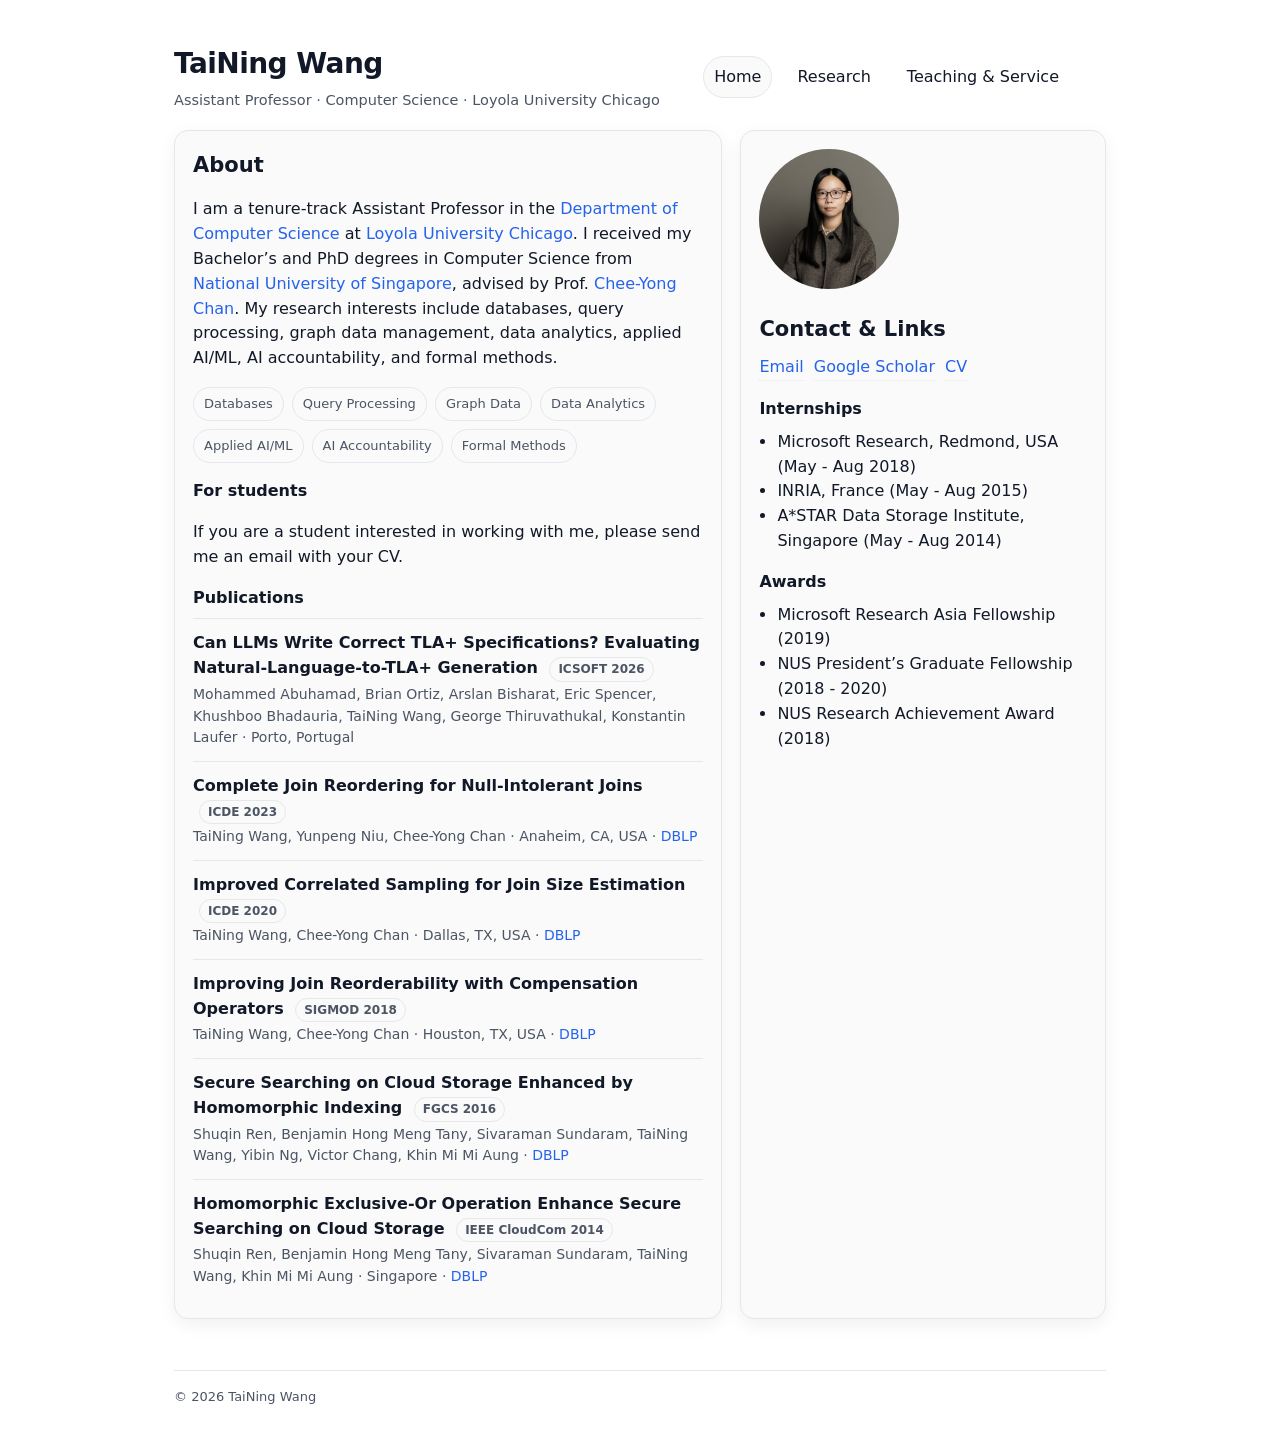
<file: index.html>
<!doctype html>
<html lang="en">
<head>
  <meta charset="utf-8" />
  <meta name="viewport" content="width=device-width, initial-scale=1" />
  <title>Home · TaiNing Wang</title>
  <meta name="description" content="Academic homepage of TaiNing Wang (Computer Science): research, publications, teaching, and service." />
  <link rel="stylesheet" href="assets/style.css" />
</head>
<body>
  <div class="container">
    <header class="header">
      <div class="brand">
        <h1>TaiNing Wang</h1>
        <div class="subtitle">Assistant Professor · Computer Science · Loyola University Chicago</div>
      </div>
      <nav class="nav" aria-label="Primary">
        <a href="index.html" aria-current="page">Home</a>
        <a href="research.html">Research</a>
        <a href="teaching.html">Teaching & Service</a>
        <a href="teaching.html"></a>
      </nav>
    </header>

    

<div class="grid">
  <main class="card">
    <h2>About</h2>
    <p>
      I am a tenure-track Assistant Professor in the <a href="https://www.luc.edu/cs/">Department of Computer Science</a>
      at <a href="https://www.luc.edu/">Loyola University Chicago</a>.
      I received my Bachelor’s and PhD degrees in Computer Science from 
      <a href="https://nus.edu.sg/">National University of Singapore</a>, advised by Prof.
      <a href="https://www.comp.nus.edu.sg/~chancy/">Chee-Yong Chan</a>.
      My research interests include databases, query processing, graph data management, data analytics,
      applied AI/ML, AI accountability, and formal methods.
    </p>

    <div class="pills">
      <span class="pill">Databases</span>
      <span class="pill">Query Processing</span>
      <span class="pill">Graph Data</span>
      <span class="pill">Data Analytics</span>
      <span class="pill">Applied AI/ML</span>
      <span class="pill">AI Accountability</span>
      <span class="pill">Formal Methods</span>
    </div>

    <h3>For students</h3>
    <p>
      If you are a student interested in working with me, please send me an email with your CV.
    </p>

    <h3>Publications</h3>

    <div class="pub">
      <div class="title">Can LLMs Write Correct TLA+ Specifications? Evaluating Natural-Language-to-TLA+ Generation <span class="badge">ICSOFT 2026</span></div>
      <div class="meta">Mohammed Abuhamad, Brian Ortiz, Arslan Bisharat, Eric Spencer, Khushboo Bhadauria, TaiNing Wang, George Thiruvathukal, Konstantin Laufer · Porto, Portugal </div>
    </div>

    <div class="pub">
      <div class="title">Complete Join Reordering for Null-Intolerant Joins <span class="badge">ICDE 2023</span></div>
      <div class="meta">TaiNing Wang, Yunpeng Niu, Chee-Yong Chan · Anaheim, CA, USA · <a href="https://dblp.org/rec/conf/icde/WangNC23">DBLP</a></div>
    </div>

    <div class="pub">
      <div class="title">Improved Correlated Sampling for Join Size Estimation <span class="badge">ICDE 2020</span></div>
      <div class="meta">TaiNing Wang, Chee-Yong Chan · Dallas, TX, USA · <a href="https://dblp.org/rec/conf/icde/WangC20">DBLP</a></div>
    </div>

    <div class="pub">
      <div class="title">Improving Join Reorderability with Compensation Operators <span class="badge">SIGMOD 2018</span></div>
      <div class="meta">TaiNing Wang, Chee-Yong Chan · Houston, TX, USA · <a href="https://dblp.org/rec/conf/sigmod/WangC18">DBLP</a></div>
    </div>

    <div class="pub" data-pub-item data-pub-haystack="2016 secure searching cloud storage homomorphic indexing future generation computer systems ren tany sundaram wang ng chang aung">
      <div class="title">Secure Searching on Cloud Storage Enhanced by Homomorphic Indexing <span class="badge">FGCS 2016</span></div>
      <div class="meta">Shuqin Ren, Benjamin Hong Meng Tany, Sivaraman Sundaram, TaiNing Wang, Yibin Ng, Victor Chang, Khin Mi Mi Aung · <a href="https://dblp.org/rec/journals/fgcs/RenTSWN0A16">DBLP</a></div>
    </div>

   
    <div class="pub" data-pub-item data-pub-haystack="2014 homomorphic exclusive-or operation enhance secure searching cloud storage cloudcom ren tany sundaram wang aung">
      <div class="title">Homomorphic Exclusive-Or Operation Enhance Secure Searching on Cloud Storage <span class="badge">IEEE CloudCom 2014</span></div>
      <div class="meta">Shuqin Ren, Benjamin Hong Meng Tany, Sivaraman Sundaram, TaiNing Wang, Khin Mi Mi Aung · Singapore · <a href="https://dblp.org/rec/conf/cloudcom/RenTSWA14">DBLP</a></div>
    </div>

  </main>

  <aside class="card">
    
<img src="assets/photo2.jpg" alt="TaiNing Wang" class="profile-photo">
<h2>Contact & Links</h2>

    <div class="kv">
      <a href="mailto:twang12@luc.edu">Email</a>
      <a href="https://scholar.google.com/citations?hl=en&user=LjWiPr8AAAAJ">Google Scholar</a>
      <a href="assets/CV.pdf">CV</a>
    </div>

    <h3>Internships</h3>
    <ul class="list">
      <li>Microsoft Research, Redmond, USA (May - Aug 2018)</li>
      <li>INRIA, France (May - Aug 2015)</li>
      <li>A*STAR Data Storage Institute, Singapore (May - Aug 2014)</li>
    </ul>

    <h3>Awards</h3>
    <ul class="list">
      <li>Microsoft Research Asia Fellowship (2019)</li>
      <li>NUS President’s Graduate Fellowship (2018 - 2020)</li>
      <li>NUS Research Achievement Award (2018)</li>
    </ul>


  </aside>
</div>


    <footer class="footer">
      <div>© <span id="y"></span> TaiNing Wang</div>
    </footer>
  </div>

  <script>document.getElementById('y').textContent = new Date().getFullYear();</script>
  <script src="assets/site.js"></script>
</body>
</html>
</file>
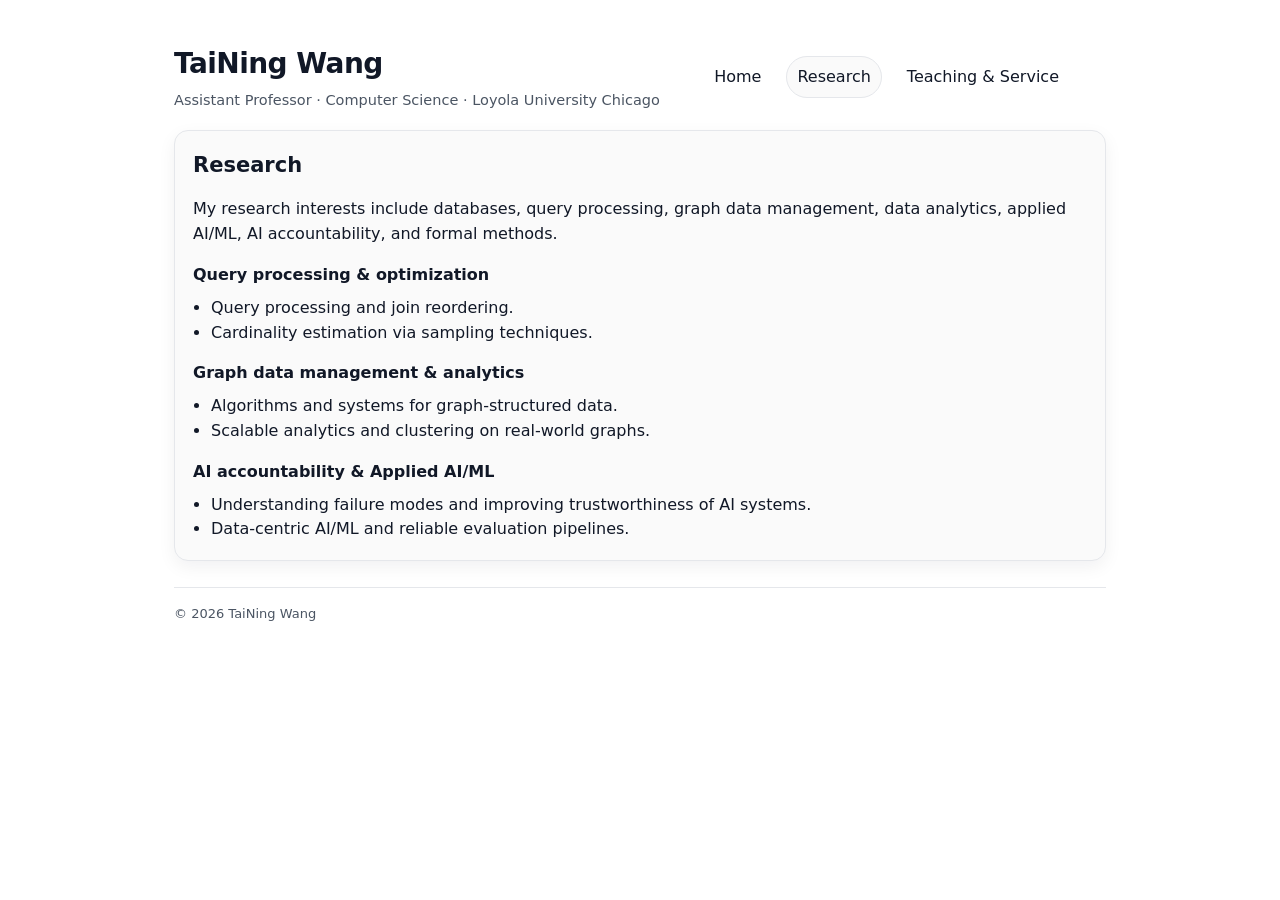
<file: research.html>
<!doctype html>
<html lang="en">
<head>
  <meta charset="utf-8" />
  <meta name="viewport" content="width=device-width, initial-scale=1" />
  <title>Research · TaiNing Wang</title>
  <meta name="description" content="Academic homepage of TaiNing Wang (Computer Science): research, publications, teaching, and service." />
  <link rel="stylesheet" href="assets/style.css" />
</head>
<body>
  <div class="container">
    <header class="header">
      <div class="brand">
        <h1>TaiNing Wang</h1>
        <div class="subtitle">Assistant Professor · Computer Science · Loyola University Chicago</div>
      </div>
      <nav class="nav" aria-label="Primary">
        <a href="index.html">Home</a>
        <a href="research.html" aria-current="page">Research</a>
        <a href="teaching.html">Teaching & Service</a>
        <a href="teaching.html"></a>
      </nav>
    </header>

    

<div class="card">
  <h2>Research</h2>
  <p>
    My research interests include databases, query processing, graph data management, data analytics,
    applied AI/ML, AI accountability, and formal methods.
  </p>

  <h3>Query processing & optimization</h3>
  <ul class="list">
    <li>Query processing and join reordering.</li>
    <li>Cardinality estimation via sampling techniques.</li>
  </ul>

  <h3>Graph data management & analytics</h3>
  <ul class="list">
    <li>Algorithms and systems for graph-structured data.</li>
    <li>Scalable analytics and clustering on real-world graphs.</li>
  </ul>

  <h3>AI accountability & Applied AI/ML</h3>
  <ul class="list">
        <li>Understanding failure modes and improving trustworthiness of AI systems.</li>
        <li>Data-centric AI/ML and reliable evaluation pipelines.</li>

  </ul>
</div>


    <footer class="footer">
      <div>© <span id="y"></span> TaiNing Wang</div>
    </footer>
  </div>

  <script>document.getElementById('y').textContent = new Date().getFullYear();</script>
  <script src="assets/site.js"></script>
</body>
</html>
</file>
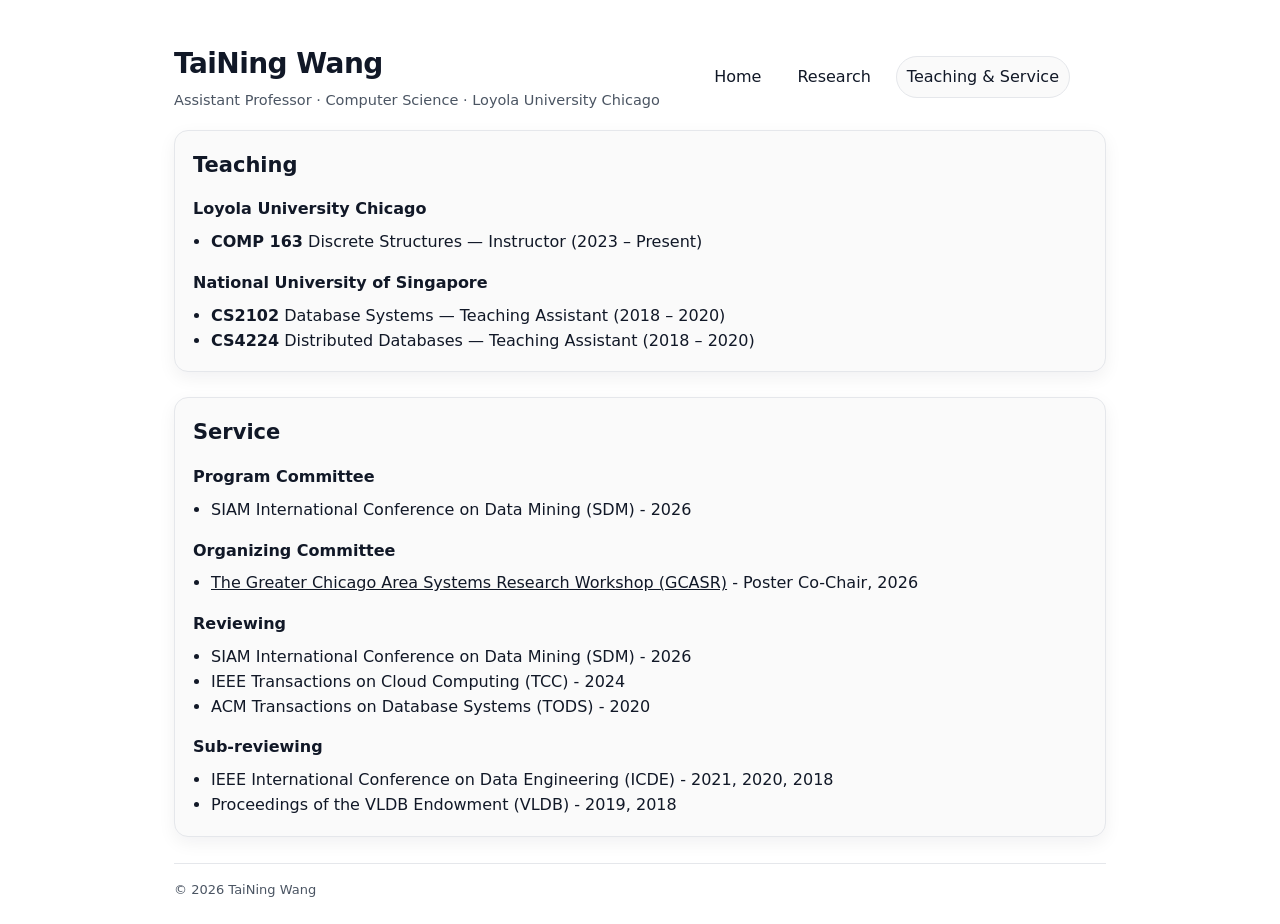
<file: teaching.html>
<!doctype html>
<html lang="en">
<head>
  <meta charset="utf-8" />
  <meta name="viewport" content="width=device-width, initial-scale=1" />
  <title>Teaching · TaiNing Wang</title>
  <meta name="description" content="Academic homepage of TaiNing Wang (Computer Science): research, publications, teaching, and service." />
  <link rel="stylesheet" href="assets/style.css" />
</head>
<body>
  <div class="container">
    <header class="header">
      <div class="brand">
        <h1>TaiNing Wang</h1>
        <div class="subtitle">Assistant Professor · Computer Science · Loyola University Chicago</div>
      </div>
      <nav class="nav" aria-label="Primary">
        <a href="index.html">Home</a>
        <a href="research.html" >Research</a>
        <a href="teaching.html" aria-current="page">Teaching & Service</a>
        <a href="teaching.html"></a>
      </nav>
    </header>

    

<div class="card">
  <h2>Teaching</h2>

  <h3>Loyola University Chicago</h3>
  <ul class="list">
    <li><b>COMP 163</b> Discrete Structures — Instructor (2023 – Present)</li>
  </ul>

  <h3>National University of Singapore</h3>
  <ul class="list">
    <li><b>CS2102</b> Database Systems — Teaching Assistant (2018 – 2020)</li>
    <li><b>CS4224</b> Distributed Databases — Teaching Assistant (2018 – 2020)</li>
  </ul>

</div>

<div class="card">
  <h2>Service</h2>

  <h3>Program Committee</h3>
  <ul class="list">
    <li>SIAM International Conference on Data Mining (SDM) - 2026</li>
  </ul>

<h3>Organizing Committee</h3>
<ul class="list">
  <li><a href="https://gcasr.org/2026/" target="_blank" style="color: inherit; text-decoration: underline;">The Greater Chicago Area Systems Research Workshop (GCASR)</a> - Poster Co-Chair, 2026</li>
</ul>

  <h3>Reviewing</h3>
  <ul class="list">
    <li>SIAM International Conference on Data Mining (SDM) - 2026</li>
    <li>IEEE Transactions on Cloud Computing (TCC) - 2024</li>
    <li>ACM Transactions on Database Systems (TODS) - 2020</li>
  </ul>

  <h3>Sub-reviewing</h3>
  <ul class="list">
    <li>IEEE International Conference on Data Engineering (ICDE) - 2021, 2020, 2018</li>
    <li>Proceedings of the VLDB Endowment (VLDB) - 2019, 2018</li>
  </ul>

</div>

    <footer class="footer">
      <div>© <span id="y"></span> TaiNing Wang</div>
    </footer>
  </div>

  <script>document.getElementById('y').textContent = new Date().getFullYear();</script>
  <script src="assets/site.js"></script>
</body>
</html>
</file>
<file: assets/style.css>
:root{
  --bg:#ffffff;
  --text:#111827;
  --muted:#4b5563;
  --border:#e5e7eb;
  --card:#fafafa;
  --link:#2563eb;
  --maxw: 980px;
  --radius: 14px;
  --shadow: 0 6px 18px rgba(17,24,39,.06);
}
@media (prefers-color-scheme: dark){
  :root{
    --bg:#0b1220;
    --text:#e5e7eb;
    --muted:#9ca3af;
    --border:#243044;
    --card:#0f1a2e;
    --link:#93c5fd;
    --shadow: 0 10px 30px rgba(0,0,0,.35);
  }
}
*{box-sizing:border-box}
html,body{margin:0;padding:0}
body{
  font-family: ui-sans-serif, system-ui, -apple-system, Segoe UI, Roboto, Helvetica, Arial, "Apple Color Emoji","Segoe UI Emoji";
  background:var(--bg);
  color:var(--text);
  line-height:1.55;
}
a{color:var(--link);text-decoration:none}
a:hover{text-decoration:underline}
.container{max-width:var(--maxw); margin:0 auto; padding:24px;}
.header{
  display:flex; gap:18px; align-items:center; justify-content:space-between;
  padding:18px 0;
}
.brand h1{margin:0;font-size:28px; letter-spacing:-.02em}
.brand .subtitle{margin-top:4px;color:var(--muted); font-size:14.5px}
.nav{
  display:flex; gap:14px; flex-wrap:wrap; justify-content:flex-end;
}
.nav a{
  padding:8px 10px;
  border:1px solid transparent;
  border-radius:999px;
  color:var(--text);
}
.nav a[aria-current="page"]{
  border-color:var(--border);
  background:var(--card);
}
.grid{
  display:grid;
  grid-template-columns: 1.2fr .8fr;
  gap:18px;
}
@media (max-width: 880px){
  .grid{grid-template-columns:1fr}
  .header{flex-direction:column; align-items:flex-start}
  .nav{justify-content:flex-start}
}
.card{
  background:var(--card);
  border:1px solid var(--border);
  border-radius:var(--radius);
  box-shadow: var(--shadow);
  padding:18px 18px;
  margin-bottom: 25px;
}
.card h2{margin:0 0 10px 0; font-size:21px}
.card h3{margin:16px 0 8px; font-size:16px}
.pills{display:flex; gap:8px; flex-wrap:wrap; margin-top:10px}
.pill{
  display:inline-flex; align-items:center; gap:6px;
  border:1px solid var(--border);
  border-radius:999px;
  padding:6px 10px;
  font-size:13px;
  color:var(--muted);
  background:transparent;
}
.list{margin:0; padding-left:18px}
.small{color:var(--muted); font-size:14px}
.kv{display:flex; gap:10px; flex-wrap:wrap; margin-top:8px}
.kv a{border-bottom:1px dotted var(--border)}
.pub{
  padding:12px 0;
  border-top:1px solid var(--border);
}
.pub:first-child{border-top:0}
.pub .title{font-weight:600}
.pub .meta{color:var(--muted); font-size:14px; margin-top:2px}
.badge{
  display:inline-block;
  border:1px solid var(--border);
  border-radius:999px;
  padding:2px 8px;
  font-size:12px;
  color:var(--muted);
  margin-left:6px;
}
.footer{
  margin-top:26px;
  padding-top:16px;
  border-top:1px solid var(--border);
  color:var(--muted);
  font-size:13px;
  display:flex; justify-content:space-between; gap:12px; flex-wrap:wrap;
}
.search{
  display:flex; gap:10px; align-items:center; margin:10px 0 8px;
}
.search input{
  width:100%;
  padding:10px 12px;
  border-radius:12px;
  border:1px solid var(--border);
  background:transparent;
  color:var(--text);
}
.note{
  border-left:3px solid var(--border);
  padding:10px 12px;
  color:var(--muted);
}

.profile-photo{
  width:140px;
  height:140px;
  border-radius:50%;
  object-fit:cover;
  margin-bottom:16px;
}
</file>
